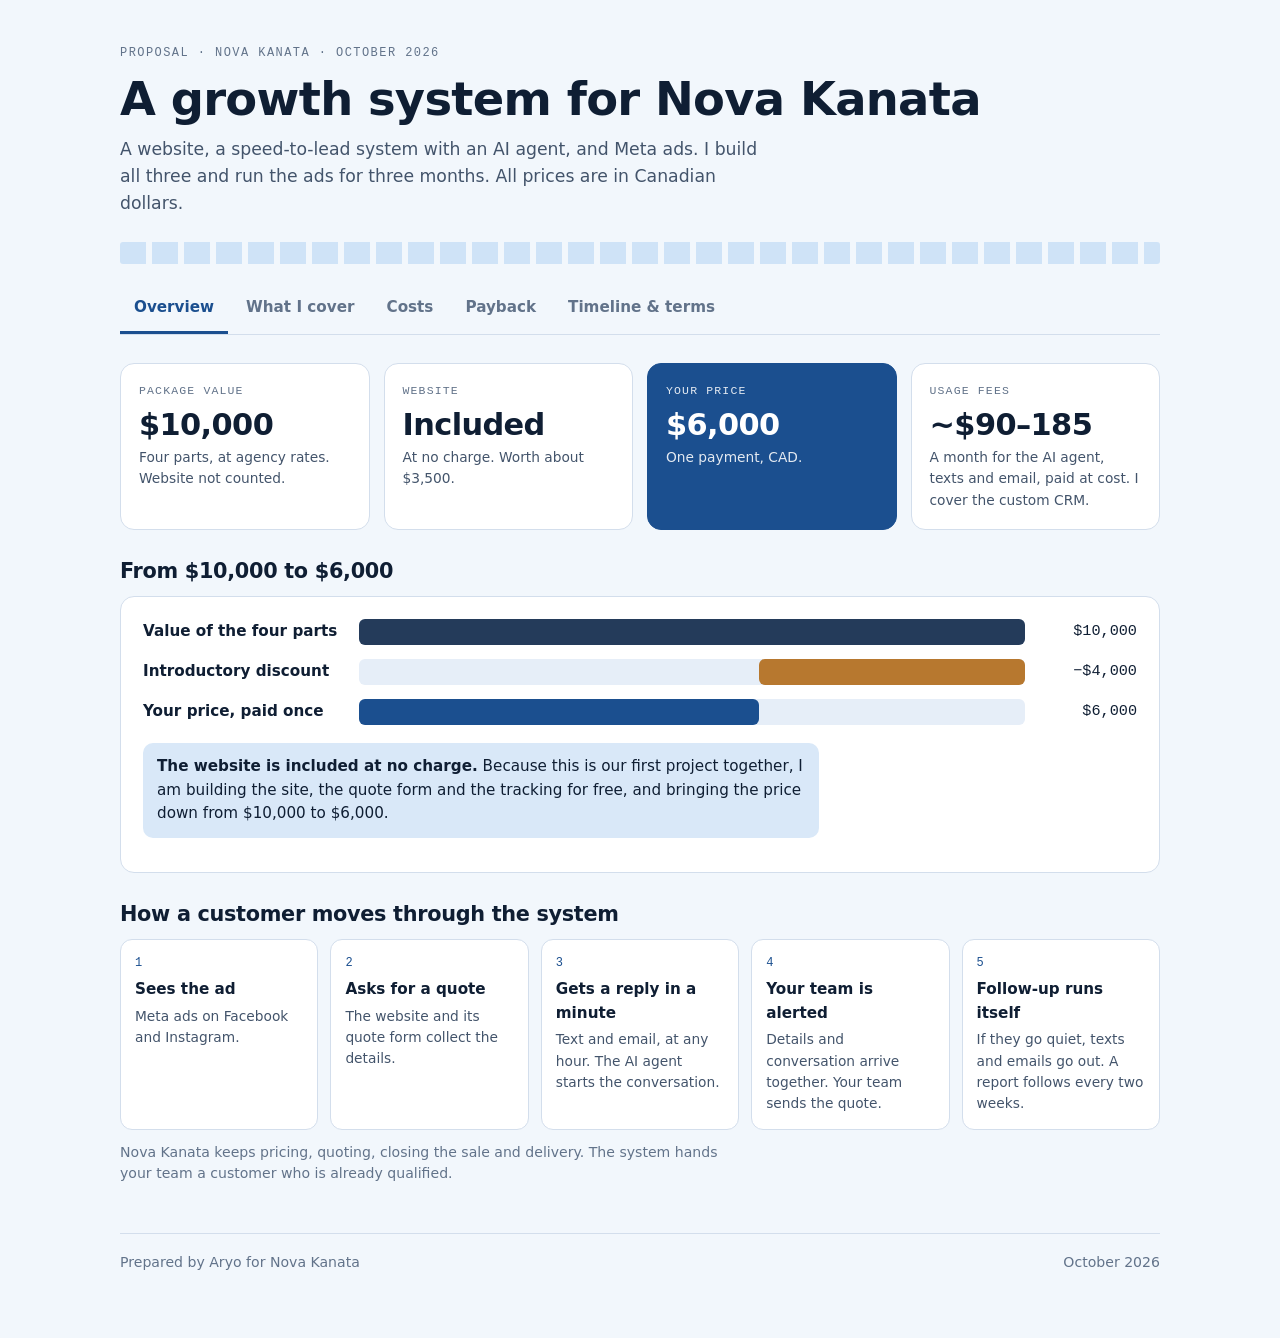
<file: index.html>
<!doctype html>
<html lang="en">
<head>
<meta charset="utf-8">
<meta name="viewport" content="width=device-width, initial-scale=1, viewport-fit=cover">
<meta name="color-scheme" content="light dark">
<title>Nova Kanata Proposal</title>
</head>
<body>

<style>
html{-webkit-text-size-adjust:100%}
:root {
  --bg: #F2F7FC;
  --surface: #FFFFFF;
  --surface-2: #E6EEF8;
  --ink: #0F1E33;
  --ink-2: #43546B;
  --ink-3: #62738A;
  --line: #D3DEEC;
  --accent: #1B4F8F;
  --accent-ink: #FFFFFF;
  --accent-soft: #D9E8F8;
  --warm: #B7782F;
  --warm-soft: #F1E4D2;
  --slate: #243B5A;
  --slat: #CFE3F7;
  --font-display: "Avenir Next", "Segoe UI", "Segoe UI", system-ui, sans-serif;
  --font-body: -apple-system, BlinkMacSystemFont, "SF Pro Text", "Segoe UI", system-ui, -apple-system, sans-serif;
  --font-mono: ui-monospace, "SF Mono", Menlo, monospace;
}
@media (prefers-color-scheme: dark) {
  :root:not([data-theme="light"]) {
    --bg: #0C1626; --surface: #132238; --surface-2: #1A2D48; --ink: #E8F0FA; --ink-2: #AEBDD0; --ink-3: #8497B0;
    --line: #263A58; --accent: #7DB9F0; --accent-ink: #08121F; --accent-soft: #1B3556; --warm: #D9A064; --warm-soft: #33261A;
    --slate: #C4D4E8; --slat: #1B3556; color-scheme: dark;
  }
}
:root[data-theme="dark"] {
  --bg: #0C1626; --surface: #132238; --surface-2: #1A2D48; --ink: #E8F0FA; --ink-2: #AEBDD0; --ink-3: #8497B0;
  --line: #263A58; --accent: #7DB9F0; --accent-ink: #08121F; --accent-soft: #1B3556; --warm: #D9A064; --warm-soft: #33261A;
  --slate: #C4D4E8; --slat: #1B3556; color-scheme: dark;
}

* { box-sizing: border-box; }
body { background: var(--bg); color: var(--ink); font-family: var(--font-body); font-size: 16px; line-height: 1.55; margin: 0; }
.wrap { max-width: 1080px; margin-inline: auto; padding-inline: 20px; padding-block: 0 64px; }
h1, h2, h3 { font-family: var(--font-display); font-weight: 700; line-height: 1.15; letter-spacing: -0.015em; margin: 0; }
p { margin: 0 0 12px; max-width: 70ch; }
a { color: var(--accent); }
button, input { font: inherit; color: inherit; }
.eyebrow { font-family: var(--font-mono); font-size: 12px; letter-spacing: 0.12em; text-transform: uppercase; color: var(--ink-3); margin: 0 0 10px; }
.num { font-variant-numeric: tabular-nums; }
.muted { color: var(--ink-2); }
.note { font-size: 0.88rem; color: var(--ink-3); margin-top: 12px; }

.head { padding-block: 44px 0; }
.head h1 { font-size: clamp(1.9rem, 4.4vw, 2.9rem); margin-bottom: 10px; }
.head .sub { font-size: 1.08rem; color: var(--ink-2); max-width: 60ch; }
.slats { height: 22px; margin-top: 26px; background: repeating-linear-gradient(90deg, var(--slat) 0 26px, transparent 26px 32px); border-radius: 3px; }

.tabbar { position: sticky; top: 0; z-index: 5; background: var(--bg); margin-top: 18px; border-bottom: 1px solid var(--line); display: flex; gap: 4px; overflow-x: auto; -webkit-overflow-scrolling: touch; scrollbar-width: none; }
.tabbar::-webkit-scrollbar { display: none; }
.tab { -webkit-appearance: none; appearance: none; background: none; border: 0; border-bottom: 3px solid transparent; padding: 14px 14px 11px; font-weight: 600; font-size: 0.95rem; color: var(--ink-3); cursor: pointer; white-space: nowrap; touch-action: manipulation; }
.tab:hover { color: var(--ink); }
.tab[aria-selected="true"] { color: var(--accent); border-bottom-color: var(--accent); }
.panel { padding-block: 28px 0; }
.panel-title { display: none; font-size: 1.7rem; margin: 40px 0 16px; padding-bottom: 8px; border-bottom: 3px solid var(--accent); }
.nojs .panel-title { display: block; }
.nojs .tabbar { display: none; }

.tiles { display: grid; grid-template-columns: repeat(4, minmax(0, 1fr)); gap: 14px; }
.tile { background: var(--surface); border: 1px solid var(--line); border-radius: 14px; padding: 18px; min-width: 0; }
.tile .k { font-family: var(--font-mono); font-size: 11.5px; letter-spacing: 0.1em; text-transform: uppercase; color: var(--ink-3); margin: 0 0 8px; }
.tile .v { font-family: var(--font-display); font-weight: 700; font-size: clamp(1.4rem, 2.6vw, 1.9rem); line-height: 1.1; letter-spacing: -0.02em; margin: 0 0 6px; }
.tile p.s { font-size: 0.86rem; color: var(--ink-2); margin: 0; }
.tile.main { background: var(--accent); border-color: var(--accent); color: var(--accent-ink); }
.tile.main .k, .tile.main p.s { color: var(--accent-ink); opacity: 0.88; }

.block { margin-top: 30px; }
.block > h2 { font-size: 1.3rem; margin-bottom: 12px; }
.card { background: var(--surface); border: 1px solid var(--line); border-radius: 14px; padding: 22px; }

.wf { display: grid; gap: 14px; }
.wf-row { display: grid; grid-template-columns: 200px minmax(0, 1fr) 96px; gap: 16px; align-items: center; }
.wf-label { font-weight: 600; font-size: 0.95rem; }
.wf-track { position: relative; height: 26px; background: var(--surface-2); border-radius: 6px; }
.wf-bar { position: absolute; top: 0; bottom: 0; border-radius: 6px; }
.wf-val { font-family: var(--font-mono); font-size: 0.95rem; text-align: right; }
.wf-site { margin-top: 18px; padding: 12px 14px; border-radius: 10px; background: var(--accent-soft); font-size: 0.95rem; }

.flow { list-style: none; margin: 0; padding: 0; display: grid; grid-template-columns: repeat(5, minmax(0, 1fr)); gap: 12px; counter-reset: s; }
.flow li { background: var(--surface); border: 1px solid var(--line); border-radius: 12px; padding: 14px; counter-increment: s; min-width: 0; }
.flow li::before { content: counter(s); display: block; font-family: var(--font-mono); font-size: 12px; color: var(--accent); margin-bottom: 6px; }
.flow strong { display: block; font-size: 0.95rem; margin-bottom: 4px; }
.flow span { font-size: 0.86rem; color: var(--ink-2); display: block; }

.cover { display: grid; grid-template-columns: repeat(2, minmax(0, 1fr)); gap: 14px; }
.part h3 { font-size: 1.12rem; }
.part-head { display: flex; justify-content: space-between; align-items: baseline; gap: 12px; margin-bottom: 10px; flex-wrap: wrap; }
.badge { font-family: var(--font-mono); font-size: 0.9rem; color: var(--accent); }
.badge.free { background: var(--accent-soft); padding: 3px 10px; border-radius: 999px; font-size: 0.8rem; }
.part h4 { font-family: var(--font-mono); font-weight: 500; font-size: 11px; letter-spacing: 0.1em; text-transform: uppercase; color: var(--ink-3); margin: 14px 0 6px; }
.part ul { margin: 0; padding-left: 18px; display: grid; gap: 4px; font-size: 0.94rem; }
.part p { font-size: 0.94rem; margin: 0; }
.part .range { font-size: 0.86rem; color: var(--ink-3); margin-top: 14px; padding-top: 12px; border-top: 1px solid var(--line); }

.table-wrap { overflow-x: auto; -webkit-overflow-scrolling: touch; border: 1px solid var(--line); border-radius: 12px; background: var(--surface); }
table { width: 100%; border-collapse: collapse; font-size: 0.94rem; min-width: 520px; }
th { text-align: left; font-family: var(--font-mono); font-weight: 500; font-size: 11.5px; letter-spacing: 0.1em; text-transform: uppercase; color: var(--ink-3); padding: 12px 16px; border-bottom: 1px solid var(--line); }
td { padding: 12px 16px; border-bottom: 1px solid var(--line); vertical-align: top; }
tr:last-child td { border-bottom: 0; }
td.r, th.r { text-align: right; }
tr.sub td { font-weight: 600; background: var(--surface-2); }
tr.final td { font-weight: 700; background: var(--accent); color: var(--accent-ink); }
td.item { font-weight: 600; }
.free-tag { color: var(--accent); font-weight: 600; }

.two { display: grid; grid-template-columns: repeat(2, minmax(0, 1fr)); gap: 14px; }
.callout { background: var(--accent-soft); border-radius: 14px; padding: 18px 20px; }
.callout p:last-child { margin-bottom: 0; }
ul.clean { margin: 0; padding-left: 20px; display: grid; gap: 7px; max-width: 70ch; }
ol.clean { margin: 0; padding-left: 22px; display: grid; gap: 7px; max-width: 70ch; }

.calc { display: grid; grid-template-columns: minmax(0, 1fr) minmax(0, 1fr); gap: 14px; }
.field { display: grid; gap: 6px; margin-bottom: 16px; }
.field:last-child { margin-bottom: 0; }
.field label { font-weight: 600; font-size: 0.92rem; display: flex; justify-content: space-between; gap: 12px; }
.field output { font-family: var(--font-mono); color: var(--accent); }
.field input[type="number"] { width: 100%; padding: 9px 12px; border: 1px solid var(--line); border-radius: 8px; background: var(--bg); font-size: 16px; }
.field input[type="range"] { width: 100%; accent-color: var(--accent); }
.rowin { display: grid; grid-template-columns: minmax(0, 1fr) 96px; gap: 14px; align-items: center; }
.rowin input[type="range"] { height: 32px; margin: 0; }
.res { display: grid; gap: 12px; align-content: start; }
.res .tile .v { font-size: 1.7rem; }

.foot { margin-top: 48px; padding-top: 18px; border-top: 1px solid var(--line); display: flex; justify-content: space-between; gap: 12px; flex-wrap: wrap; font-size: 0.88rem; color: var(--ink-3); }

@media (max-width: 860px) {
  .tiles { grid-template-columns: repeat(2, minmax(0, 1fr)); }
  .flow { grid-template-columns: repeat(2, minmax(0, 1fr)); }
  .cover, .two, .calc { grid-template-columns: minmax(0, 1fr); }
}
@media (max-width: 560px) {
  .head { padding-block: 30px 0; }
  .wf-row { grid-template-columns: minmax(0, 1fr) auto; gap: 6px 12px; }
  .wf-track { grid-column: 1 / -1; grid-row: 2; }
  .tiles { gap: 10px; }
  .tile { padding: 14px; }
  .card { padding: 18px; }
}

@media (max-width: 640px) {
  .tabbar { flex-wrap: wrap; overflow-x: visible; gap: 0 2px; }
  .tab { padding: 10px 10px 8px; font-size: 0.9rem; }
  .table-wrap { border: 0; background: none; overflow: visible; border-radius: 0; }
  table, thead, tbody, tr, td { display: block; width: 100%; min-width: 0; }
  thead { display: none; }
  tr { background: var(--surface); border: 1px solid var(--line); border-radius: 12px; margin-bottom: 10px; padding: 12px 14px; }
  td { border: 0; padding: 3px 0; }
  td.r { text-align: left; }
  tr.sub { background: var(--surface-2); } tr.final { background: var(--accent); border-color: var(--accent); color: var(--accent-ink); }
  tr.sub td, tr.final td { background: transparent; }
  .stack td:first-child { font-weight: 700; font-size: 1.02rem; padding-bottom: 6px; }
  .stack td[data-label]::before { content: attr(data-label); display: block; font-family: var(--font-mono); font-size: 11px; letter-spacing: 0.08em; text-transform: uppercase; color: var(--ink-3); margin-top: 6px; }
  .nolabel td::before { display: none; }
  .kv tr { display: flex; justify-content: space-between; align-items: baseline; gap: 14px; }
  .kv td { width: auto; min-width: 0; }
  .kv td:first-child { flex: 1 1 auto; }
  .kv td:last-child { flex: 0 0 auto; text-align: right; font-weight: 600; }
}
</style>

<div class="wrap nojs" id="root">

  <header class="head">
    <p class="eyebrow">Proposal &middot; Nova Kanata &middot; October 2026</p>
    <h1>A growth system for Nova Kanata</h1>
    <p class="sub">A website, a speed-to-lead system with an AI agent, and Meta ads. I build all three and run the ads for three months. All prices are in Canadian dollars.</p>
    <div class="slats" aria-hidden="true"></div>
  </header>

  <div class="tabbar" role="tablist" aria-label="Proposal sections">
    <button type="button" class="tab" role="tab" id="tab-overview" aria-controls="panel-overview" aria-selected="true">Overview</button>
    <button type="button" class="tab" role="tab" id="tab-coverage" aria-controls="panel-coverage" aria-selected="false">What I cover</button>
    <button type="button" class="tab" role="tab" id="tab-costs" aria-controls="panel-costs" aria-selected="false">Costs</button>
    <button type="button" class="tab" role="tab" id="tab-payback" aria-controls="panel-payback" aria-selected="false">Payback</button>
    <button type="button" class="tab" role="tab" id="tab-timeline" aria-controls="panel-timeline" aria-selected="false">Timeline &amp; terms</button>
  </div>

  <!-- OVERVIEW -->
  <div class="panel" role="tabpanel" id="panel-overview" aria-labelledby="tab-overview">
    <h2 class="panel-title">Overview</h2>
    <div class="tiles">
      <div class="tile">
        <p class="k">Package value</p>
        <p class="v num">$10,000</p>
        <p class="s">Four parts, at agency rates. Website not counted.</p>
      </div>
      <div class="tile">
        <p class="k">Website</p>
        <p class="v">Included</p>
        <p class="s">At no charge. Worth about $3,500.</p>
      </div>
      <div class="tile main">
        <p class="k">Your price</p>
        <p class="v num">$6,000</p>
        <p class="s">One payment, CAD.</p>
      </div>
      <div class="tile">
        <p class="k">Usage fees</p>
        <p class="v num">~$90&ndash;185</p>
        <p class="s">A month for the AI agent, texts and email, paid at cost. I cover the custom CRM.</p>
      </div>
    </div>

    <div class="block">
      <h2>From $10,000 to $6,000</h2>
      <div class="card">
        <div class="wf" role="img" aria-label="Package value of $10,000, minus a $4,000 introductory discount, leaves a price of $6,000 paid once">
          <div class="wf-row"><div class="wf-label">Value of the four parts</div><div class="wf-track"><div class="wf-bar" style="left:0; width:100%; background:var(--slate)"></div></div><div class="wf-val num">$10,000</div></div>
          <div class="wf-row"><div class="wf-label">Introductory discount</div><div class="wf-track"><div class="wf-bar" style="left:60%; width:40%; background:var(--warm)"></div></div><div class="wf-val num">&minus;$4,000</div></div>
          <div class="wf-row"><div class="wf-label">Your price, paid once</div><div class="wf-track"><div class="wf-bar" style="left:0; width:60%; background:var(--accent)"></div></div><div class="wf-val num">$6,000</div></div>
        </div>
        <p class="wf-site"><strong>The website is included at no charge.</strong> Because this is our first project together, I am building the site, the quote form and the tracking for free, and bringing the price down from $10,000 to $6,000.</p>
      </div>
    </div>

    <div class="block">
      <h2>How a customer moves through the system</h2>
      <ol class="flow">
        <li><strong>Sees the ad</strong><span>Meta ads on Facebook and Instagram.</span></li>
        <li><strong>Asks for a quote</strong><span>The website and its quote form collect the details.</span></li>
        <li><strong>Gets a reply in a minute</strong><span>Text and email, at any hour. The AI agent starts the conversation.</span></li>
        <li><strong>Your team is alerted</strong><span>Details and conversation arrive together. Your team sends the quote.</span></li>
        <li><strong>Follow-up runs itself</strong><span>If they go quiet, texts and emails go out. A report follows every two weeks.</span></li>
      </ol>
      <p class="note">Nova Kanata keeps pricing, quoting, closing the sale and delivery. The system hands your team a customer who is already qualified.</p>
    </div>
  </div>

  <!-- COVERAGE -->
  <div class="panel" role="tabpanel" id="panel-coverage" aria-labelledby="tab-coverage">
    <h2 class="panel-title">What I cover</h2>
    <p class="muted">I cover everything from the first ad to the follow-up after your quote. Each part below shows what I do, what Nova Kanata provides, and what an agency typically charges for it.</p>
    <div class="cover">

      <div class="card part">
        <div class="part-head"><h3>Speed-to-lead build</h3><span class="badge num">$3,500</span></div>
        <h4>What I do</h4>
        <ul>
          <li>Set up the custom CRM for Nova Kanata with one pipeline for every lead</li>
          <li>Connect the website form, Instagram messages and ad lead forms</li>
          <li>Write the instant reply, confirmation and follow-up text and email sequences</li>
          <li>Build follow-up for customers who go quiet</li>
          <li>Set up instant team alerts</li>
          <li>Test every path a lead can take</li>
        </ul>
        <h4>Nova Kanata provides</h4>
        <p>One person who receives the alerts and responds.</p>
        <p class="range">Agency range: $2,000 to $4,000</p>
      </div>

      <div class="card part">
        <div class="part-head"><h3>AI agent setup</h3><span class="badge num">$2,000</span></div>
        <h4>What I do</h4>
        <ul>
          <li>Write the agent's instructions and tone</li>
          <li>Load your product, colour and delivery information</li>
          <li>Set the questions it asks before a quote</li>
          <li>Build the handoff to your team</li>
          <li>Test it on realistic conversations before it talks to customers</li>
        </ul>
        <h4>Nova Kanata provides</h4>
        <p>Updates when products, prices or policies change. The agent's running cost is a usage fee, listed under Costs.</p>
        <p class="range">Agency range: $1,000 to $2,500</p>
      </div>

      <div class="card part">
        <div class="part-head"><h3>Meta ads, three months</h3><span class="badge num">$3,000</span></div>
        <h4>What I do</h4>
        <ul>
          <li>Campaign setup, audiences and tracking</li>
          <li>Monthly creative: images, short videos and copy, made with AI tools from your product photos</li>
          <li>Weekly monitoring and adjustments</li>
        </ul>
        <h4>Nova Kanata provides</h4>
        <p>Access to the ad account, and the ad spend itself, paid directly to Meta.</p>
        <p class="range">Agency range: $2,000 to $4,500 for three months</p>
      </div>

      <div class="card part">
        <div class="part-head"><h3>Reporting and support, three months</h3><span class="badge num">$1,500</span></div>
        <h4>What I do</h4>
        <ul>
          <li>A report every two weeks: leads, cost per lead, response time and quotes sent</li>
          <li>Changes to the site and automations as we learn what works</li>
          <li>Direct access to me by phone or message</li>
        </ul>
        <h4>Nova Kanata provides</h4>
        <p>Answers to my questions within a day.</p>
        <p class="range">Agency range: $800 to $2,000</p>
      </div>

      <div class="card part" style="grid-column: 1 / -1;">
        <div class="part-head"><h3>Website, quote form and tracking</h3><span class="badge free">Included at no charge &middot; worth about $3,500</span></div>
        <div class="two" style="gap:24px;">
          <div>
            <h4>What I do</h4>
            <ul>
              <li>Plan the pages and write the copy</li>
              <li>Design and build the site for fences, wall siding and accessories, laid out for phones</li>
              <li>Build the quote form: project type, measurements, photos, location and timeline</li>
              <li>Install tracking that shows which ad sent each customer</li>
            </ul>
          </div>
          <div>
            <h4>Nova Kanata provides</h4>
            <p>Product information and photos, and approval of the pages.</p>
            <p class="range" style="margin-top:22px;">Agency range: $2,500 to $5,000</p>
          </div>
        </div>
      </div>

    </div>
    <p class="note">Agency ranges are approximate figures for freelancers and small agencies in Canada, not quotes from specific companies.</p>
  </div>

  <!-- COSTS -->
  <div class="panel" role="tabpanel" id="panel-costs" aria-labelledby="tab-costs">
    <h2 class="panel-title">Costs</h2>
    <div class="block" style="margin-top:0;">
      <h2>The price</h2>
      <div class="table-wrap">
        <table class="num kv">
          <thead><tr><th>Part</th><th class="r">Value (CAD)</th></tr></thead>
          <tbody>
            <tr><td class="item">Speed-to-lead build</td><td class="r">$3,500</td></tr>
            <tr><td class="item">AI agent setup</td><td class="r">$2,000</td></tr>
            <tr><td class="item">Meta ads, three months</td><td class="r">$3,000</td></tr>
            <tr><td class="item">Reporting and support, three months</td><td class="r">$1,500</td></tr>
            <tr class="sub"><td>Package value</td><td class="r">$10,000</td></tr>
            <tr><td class="item">Website, quote form and tracking <span class="free-tag">(included, worth about $3,500)</span></td><td class="r free-tag">No charge</td></tr>
            <tr><td class="item">Introductory discount</td><td class="r">&minus;$4,000</td></tr>
            <tr class="final"><td>Your price, one payment</td><td class="r">$6,000</td></tr>
          </tbody>
        </table>
      </div>
    </div>

    <div class="block">
      <h2>The fees the system needs</h2>
      <p class="muted">The system runs on a custom CRM. I pay for the CRM itself, so it is not billed to Nova Kanata. The AI agent and every text and email carry usage costs. The messaging and AI providers charge these, and Nova Kanata pays them at cost, with no markup. They are separate from the $6,000. All amounts are in Canadian dollars.</p>
      <div class="table-wrap">
        <table class="num stack">
          <thead><tr><th>Fee</th><th>What it does</th><th class="r">Price (CAD)</th></tr></thead>
          <tbody>
            <tr><td class="item">Custom CRM</td><td data-label="What it does">The pipeline, forms and automations. One place for every lead.</td><td class="r" data-label="Price (CAD)">Paid by me, not billed to you</td></tr>
            <tr><td class="item">AI agent</td><td data-label="What it does">Replies to customers by text and chat, answers questions and collects quote details.</td><td class="r" data-label="Price (CAD)"><strong>Maximum $137 a month</strong> (US$99 at about 1.38 CAD per USD). This is the most Nova Kanata could pay for the AI agent in any month. It can cost less in a quieter month.</td></tr>
            <tr><td class="item">Text messages</td><td data-label="What it does">The one-minute reply and the follow-ups.</td><td class="r" data-label="Price (CAD)">About $0.015 to $0.017 per outbound segment</td></tr>
            <tr><td class="item">Email</td><td data-label="What it does">Confirmations and follow-up emails.</td><td class="r" data-label="Price (CAD)">About $0.93 per 1,000 emails</td></tr>
            <tr><td class="item">Local phone number</td><td data-label="What it does">The number customers receive texts from.</td><td class="r" data-label="Price (CAD)">About $1.60 a month</td></tr>
          </tbody>
        </table>
      </div>
      <div class="two" style="margin-top:14px;">
        <div class="tile"><p class="k">Lean month</p><p class="v num">About $90</p><p class="s">AI agent at around $69, about 1,000 text segments and 2,000 emails.</p></div>
        <div class="tile"><p class="k">Busy month</p><p class="v num">Up to about $185</p><p class="s">AI agent at its $137 maximum, about 2,500 text segments and 5,000 emails.</p></div>
      </div>
      <p class="note">Over three months that is about $270 to $555. The AI agent never costs more than $137 a month, so $411 over three months is its absolute ceiling. Some providers bill in US dollars, so these amounts are converted at about 1.38 CAD per USD and will move with the exchange rate. They are estimates based on current published rates, checked in October 2026, and will be confirmed before launch.</p>
    </div>

    <div class="block">
      <div class="callout">
        <p><strong>What Nova Kanata pays over three months.</strong> $6,000 once to me, about $270 to $555 in usage fees to the CRM's messaging and AI providers, and the ad spend you choose, which I suggest at $1,000 to $1,500 a month ($3,000 to $4,500), paid to Meta. In total, roughly $9,300 to $11,050 CAD.</p>
      </div>
    </div>

    <div class="block">
      <h2>Not included</h2>
      <ul class="clean">
        <li><strong>Ad spend</strong>, paid directly to Meta from your own account</li>
        <li><strong>AI agent and messaging usage fees</strong>, paid at cost as listed above (the CRM itself is mine)</li>
        <li><strong>Domain renewal</strong>, billed at cost by the provider</li>
        <li><strong>A new professional photo or video shoot.</strong> I work from what you have</li>
      </ul>
    </div>
  </div>

  <!-- PAYBACK -->
  <div class="panel" role="tabpanel" id="panel-payback" aria-labelledby="tab-payback">
    <h2 class="panel-title">Payback</h2>
    <p class="muted">How many extra fences does Nova Kanata need to sell for the system to pay for itself? Drag the sliders or change the numbers to see. The starting numbers are assumptions.</p>
    <div class="calc">
      <div class="card">
        <div class="field"><label for="in-price">Average fence price (CAD)</label><input id="in-price" type="number" inputmode="decimal" min="1" step="10" value="300"></div>
        <div class="field"><label for="in-margin">Gross margin (%)</label><div class="rowin"><input id="in-margin" type="range" min="10" max="70" step="5" value="40"><input id="in-margin-n" type="number" inputmode="decimal" min="1" max="100" step="1" value="40" aria-label="Gross margin percent"></div></div>
        <div class="field"><label for="in-per">Fences in an average order</label><input id="in-per" type="number" inputmode="numeric" min="1" step="1" value="5"></div>
        <div class="field"><label for="in-ad">Monthly ad spend (CAD)</label><div class="rowin"><input id="in-ad" type="range" min="500" max="3000" step="250" value="1250"><input id="in-ad-n" type="number" inputmode="decimal" min="0" step="50" value="1250" aria-label="Monthly ad spend in dollars"></div></div>
        <div class="field"><label for="in-plat">Usage fees a month (CAD)</label><input id="in-plat" type="number" inputmode="decimal" min="0" step="10" value="135"></div>
      </div>
      <div class="res" aria-live="polite">
        <div class="tile"><p class="k">Total cost, three months</p><p class="v num" id="r-total">$10,155</p><p class="s" id="r-total-note">$6,000 fee + ad spend + usage fees</p></div>
        <div class="tile"><p class="k">Gross profit per fence</p><p class="v num" id="r-profit">$120</p><p class="s">Fence price times margin</p></div>
        <div class="tile main"><p class="k">Extra fences to cover everything</p><p class="v num" id="r-fences">85</p><p class="s" id="r-orders">About 17 extra orders over three months</p></div>
        <div class="tile"><p class="k">Extra fences to cover my $6,000 fee only</p><p class="v num" id="r-fee">50</p><p class="s" id="r-fee-orders">About 10 extra orders</p></div>
      </div>
    </div>
    <p class="note">A contractor who reorders changes the picture a lot: one contractor buying 10 fences a month brings in 30 fences over three months. I cannot promise a number of orders, because results depend on the market, the season and the ad budget. I commit to the work listed here, a reply to every lead within one minute, and a report every two weeks.</p>
  </div>

  <!-- TIMELINE & TERMS -->
  <div class="panel" role="tabpanel" id="panel-timeline" aria-labelledby="tab-timeline">
    <h2 class="panel-title">Timeline &amp; terms</h2>
    <div class="block" style="margin-top:0;">
      <h2>Timeline</h2>
      <div class="table-wrap">
        <table class="stack nolabel">
          <thead><tr><th>When</th><th>What happens</th></tr></thead>
          <tbody>
            <tr><td class="item">Week 1</td><td>Kickoff call, access to accounts, product details and photos, site structure agreed</td></tr>
            <tr><td class="item">Weeks 2 to 3</td><td>Website and quote form built. Speed-to-lead system and AI agent built and tested</td></tr>
            <tr><td class="item">Week 4</td><td>Site and system go live. First ad campaigns launch</td></tr>
            <tr><td class="item">Month 2</td><td>Ads running, new creative tested, follow-up messages adjusted from real replies</td></tr>
            <tr><td class="item">Month 3</td><td>Keep what works, cut what does not. Final results report and a recommendation for next steps</td></tr>
          </tbody>
        </table>
      </div>
      <p class="note">Starting in October means the system is tested and tuned over the slow season and ready before spring demand.</p>
    </div>

    <div class="block two" style="gap:28px;">
      <div>
        <h2>What I need from you</h2>
        <ul class="clean">
          <li>Access to the website and domain, and to the Facebook and Instagram business accounts</li>
          <li>A Meta ad account with a payment method on file</li>
          <li>Product photos, videos, colour options, spec sheets, delivery areas, lead times and anything the AI agent should not promise</li>
          <li>Rough price guidance so the form and follow-up messages set the right expectations</li>
          <li>One person who receives leads and can answer my questions within a day</li>
        </ul>
      </div>
      <div>
        <h2>Terms</h2>
        <ul class="clean">
          <li><strong>Payment.</strong> One payment of $6,000 CAD before kickoff.</li>
          <li><strong>Introductory pricing.</strong> The package is valued at $10,000. Because this is our first project together, the website is included at no charge and the price is $6,000.</li>
          <li><strong>Ownership.</strong> The website, the ad account, the ad creative and all lead data belong to Nova Kanata from day one.</li>
          <li><strong>After three months.</strong> No automatic renewal. We review the results together and you decide what happens next. If you want ads to keep running, we agree a lower monthly fee, since the build is already paid for.</li>
        </ul>
      </div>
    </div>

    <div class="block">
      <h2>Next steps</h2>
      <ol class="clean">
        <li>Nova Kanata confirms the proposal and the monthly ad budget.</li>
        <li>I send the invoice and the onboarding form.</li>
        <li>We hold a kickoff call in week 1 and I start the build.</li>
      </ol>
    </div>
  </div>

  <div class="foot"><span>Prepared by Aryo for Nova Kanata</span><span>October 2026</span></div>
</div>

<script>
(function () {
  var root = document.getElementById('root');
  var ids = ['overview', 'coverage', 'costs', 'payback', 'timeline'];
  function show(id, focus) {
    ids.forEach(function (k) {
      var t = document.getElementById('tab-' + k), p = document.getElementById('panel-' + k), on = k === id;
      t.setAttribute('aria-selected', on ? 'true' : 'false');
      t.tabIndex = on ? 0 : -1;
      p.style.display = on ? '' : 'none';
      if (on && focus) t.focus();
    });
    window.scrollTo(0, 0);
  }
  try {
    root.className = root.className.replace('nojs', '').replace(/\s+$/, '');
    ids.forEach(function (k, i) {
      var t = document.getElementById('tab-' + k);
      t.addEventListener('click', function () { show(k); });
      t.addEventListener('keydown', function (e) {
        var j = e.key === 'ArrowRight' ? i + 1 : e.key === 'ArrowLeft' ? i - 1 : -1;
        if (j >= 0 && j < ids.length) { e.preventDefault(); show(ids[j], true); }
      });
    });
    show('overview');
  } catch (e) { root.className = 'wrap nojs'; ids.forEach(function (k) { document.getElementById('panel-' + k).style.display = ''; }); }

  function money(n) { return '$' + Math.round(n).toLocaleString('en-CA'); }
  function val(id, min) { var v = parseFloat(document.getElementById(id).value); return isNaN(v) ? min : Math.max(min, v); }
  function calc() {
    var price = val('in-price', 1), margin = Math.min(1, val('in-margin-n', 1) / 100), per = Math.max(1, Math.round(val('in-per', 1)));
    var ad = val('in-ad-n', 0), plat = val('in-plat', 0);
    var total = 6000 + 3 * ad + 3 * plat, profit = price * margin;
    var fAll = Math.ceil(total / profit), fFee = Math.ceil(6000 / profit);
    document.getElementById('r-total').textContent = money(total);
    document.getElementById('r-profit').textContent = money(profit);
    document.getElementById('r-fences').textContent = fAll.toLocaleString('en-CA');
    document.getElementById('r-orders').textContent = 'About ' + Math.ceil(fAll / per) + ' extra orders over three months';
    document.getElementById('r-fee').textContent = fFee.toLocaleString('en-CA');
    document.getElementById('r-fee-orders').textContent = 'About ' + Math.ceil(fFee / per) + ' extra orders';
  }
  function link(r, n) {
    var a = document.getElementById(r), b = document.getElementById(n);
    function fromRange() { b.value = a.value; calc(); }
    function fromNum() { var v = parseFloat(b.value); if (!isNaN(v)) a.value = v; calc(); }
    ['input', 'change'].forEach(function (ev) { a.addEventListener(ev, fromRange); });
    ['input', 'change', 'keyup'].forEach(function (ev) { b.addEventListener(ev, fromNum); });
  }
  link('in-margin', 'in-margin-n'); link('in-ad', 'in-ad-n');
  ['in-price', 'in-per', 'in-plat'].forEach(function (id) {
    var el = document.getElementById(id);
    ['input', 'change', 'keyup'].forEach(function (ev) { el.addEventListener(ev, calc); });
  });
  calc();
})();
</script>

</body>
</html>
</file>
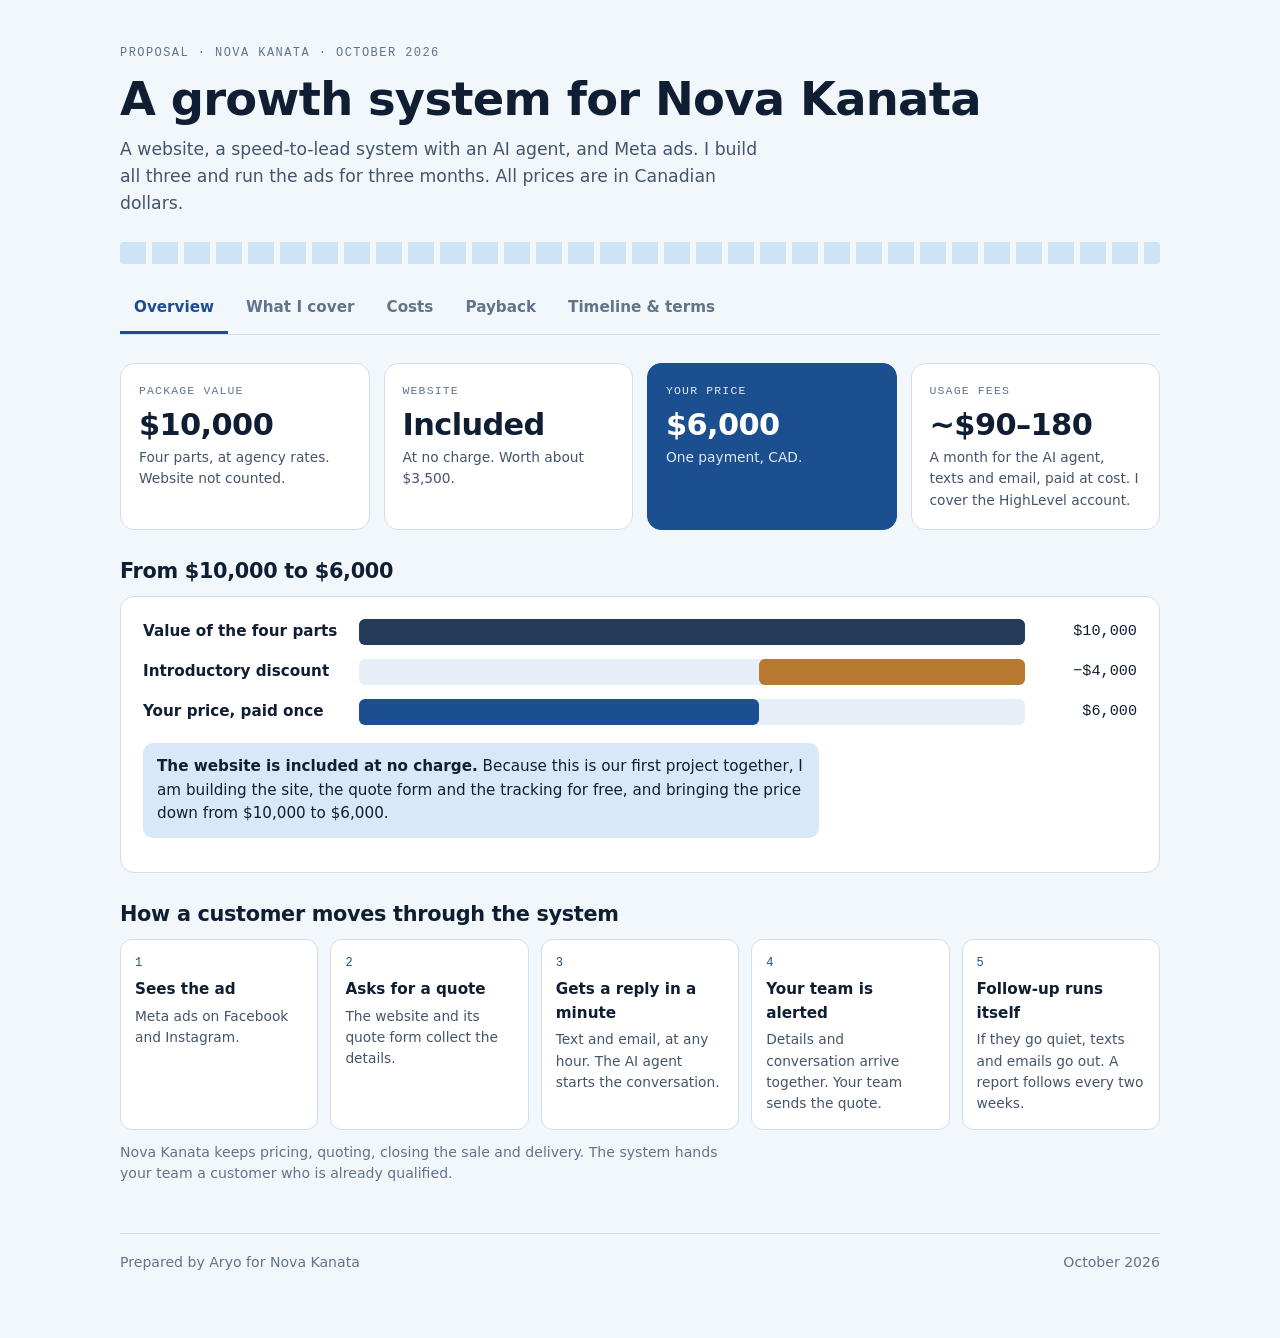
<file: Nova_Kanata_Proposal.html>
<!doctype html>
<html lang="en">
<head>
<meta charset="utf-8">
<meta name="viewport" content="width=device-width, initial-scale=1, viewport-fit=cover">
<meta name="color-scheme" content="light dark">
<title>Nova Kanata Proposal</title>
</head>
<body>

<style>
html{-webkit-text-size-adjust:100%}
:root {
  --bg: #F2F7FC;
  --surface: #FFFFFF;
  --surface-2: #E6EEF8;
  --ink: #0F1E33;
  --ink-2: #43546B;
  --ink-3: #62738A;
  --line: #D3DEEC;
  --accent: #1B4F8F;
  --accent-ink: #FFFFFF;
  --accent-soft: #D9E8F8;
  --warm: #B7782F;
  --warm-soft: #F1E4D2;
  --slate: #243B5A;
  --slat: #CFE3F7;
  --font-display: "Avenir Next", "Segoe UI", "Segoe UI", system-ui, sans-serif;
  --font-body: -apple-system, BlinkMacSystemFont, "SF Pro Text", "Segoe UI", system-ui, -apple-system, sans-serif;
  --font-mono: ui-monospace, "SF Mono", Menlo, monospace;
}
@media (prefers-color-scheme: dark) {
  :root:not([data-theme="light"]) {
    --bg: #0C1626; --surface: #132238; --surface-2: #1A2D48; --ink: #E8F0FA; --ink-2: #AEBDD0; --ink-3: #8497B0;
    --line: #263A58; --accent: #7DB9F0; --accent-ink: #08121F; --accent-soft: #1B3556; --warm: #D9A064; --warm-soft: #33261A;
    --slate: #C4D4E8; --slat: #1B3556; color-scheme: dark;
  }
}
:root[data-theme="dark"] {
  --bg: #0C1626; --surface: #132238; --surface-2: #1A2D48; --ink: #E8F0FA; --ink-2: #AEBDD0; --ink-3: #8497B0;
  --line: #263A58; --accent: #7DB9F0; --accent-ink: #08121F; --accent-soft: #1B3556; --warm: #D9A064; --warm-soft: #33261A;
  --slate: #C4D4E8; --slat: #1B3556; color-scheme: dark;
}

* { box-sizing: border-box; }
body { background: var(--bg); color: var(--ink); font-family: var(--font-body); font-size: 16px; line-height: 1.55; margin: 0; }
.wrap { max-width: 1080px; margin-inline: auto; padding-inline: 20px; padding-block: 0 64px; }
h1, h2, h3 { font-family: var(--font-display); font-weight: 700; line-height: 1.15; letter-spacing: -0.015em; margin: 0; }
p { margin: 0 0 12px; max-width: 70ch; }
a { color: var(--accent); }
button, input { font: inherit; color: inherit; }
.eyebrow { font-family: var(--font-mono); font-size: 12px; letter-spacing: 0.12em; text-transform: uppercase; color: var(--ink-3); margin: 0 0 10px; }
.num { font-variant-numeric: tabular-nums; }
.muted { color: var(--ink-2); }
.note { font-size: 0.88rem; color: var(--ink-3); margin-top: 12px; }

.head { padding-block: 44px 0; }
.head h1 { font-size: clamp(1.9rem, 4.4vw, 2.9rem); margin-bottom: 10px; }
.head .sub { font-size: 1.08rem; color: var(--ink-2); max-width: 60ch; }
.slats { height: 22px; margin-top: 26px; background: repeating-linear-gradient(90deg, var(--slat) 0 26px, transparent 26px 32px); border-radius: 3px; }

.tabbar { position: sticky; top: 0; z-index: 5; background: var(--bg); margin-top: 18px; border-bottom: 1px solid var(--line); display: flex; gap: 4px; overflow-x: auto; -webkit-overflow-scrolling: touch; scrollbar-width: none; }
.tabbar::-webkit-scrollbar { display: none; }
.tab { -webkit-appearance: none; appearance: none; background: none; border: 0; border-bottom: 3px solid transparent; padding: 14px 14px 11px; font-weight: 600; font-size: 0.95rem; color: var(--ink-3); cursor: pointer; white-space: nowrap; touch-action: manipulation; }
.tab:hover { color: var(--ink); }
.tab[aria-selected="true"] { color: var(--accent); border-bottom-color: var(--accent); }
.panel { padding-block: 28px 0; }
.panel-title { display: none; font-size: 1.7rem; margin: 40px 0 16px; padding-bottom: 8px; border-bottom: 3px solid var(--accent); }
.nojs .panel-title { display: block; }
.nojs .tabbar { display: none; }

.tiles { display: grid; grid-template-columns: repeat(4, minmax(0, 1fr)); gap: 14px; }
.tile { background: var(--surface); border: 1px solid var(--line); border-radius: 14px; padding: 18px; min-width: 0; }
.tile .k { font-family: var(--font-mono); font-size: 11.5px; letter-spacing: 0.1em; text-transform: uppercase; color: var(--ink-3); margin: 0 0 8px; }
.tile .v { font-family: var(--font-display); font-weight: 700; font-size: clamp(1.4rem, 2.6vw, 1.9rem); line-height: 1.1; letter-spacing: -0.02em; margin: 0 0 6px; }
.tile p.s { font-size: 0.86rem; color: var(--ink-2); margin: 0; }
.tile.main { background: var(--accent); border-color: var(--accent); color: var(--accent-ink); }
.tile.main .k, .tile.main p.s { color: var(--accent-ink); opacity: 0.88; }

.block { margin-top: 30px; }
.block > h2 { font-size: 1.3rem; margin-bottom: 12px; }
.card { background: var(--surface); border: 1px solid var(--line); border-radius: 14px; padding: 22px; }

.wf { display: grid; gap: 14px; }
.wf-row { display: grid; grid-template-columns: 200px minmax(0, 1fr) 96px; gap: 16px; align-items: center; }
.wf-label { font-weight: 600; font-size: 0.95rem; }
.wf-track { position: relative; height: 26px; background: var(--surface-2); border-radius: 6px; }
.wf-bar { position: absolute; top: 0; bottom: 0; border-radius: 6px; }
.wf-val { font-family: var(--font-mono); font-size: 0.95rem; text-align: right; }
.wf-site { margin-top: 18px; padding: 12px 14px; border-radius: 10px; background: var(--accent-soft); font-size: 0.95rem; }

.flow { list-style: none; margin: 0; padding: 0; display: grid; grid-template-columns: repeat(5, minmax(0, 1fr)); gap: 12px; counter-reset: s; }
.flow li { background: var(--surface); border: 1px solid var(--line); border-radius: 12px; padding: 14px; counter-increment: s; min-width: 0; }
.flow li::before { content: counter(s); display: block; font-family: var(--font-mono); font-size: 12px; color: var(--accent); margin-bottom: 6px; }
.flow strong { display: block; font-size: 0.95rem; margin-bottom: 4px; }
.flow span { font-size: 0.86rem; color: var(--ink-2); display: block; }

.cover { display: grid; grid-template-columns: repeat(2, minmax(0, 1fr)); gap: 14px; }
.part h3 { font-size: 1.12rem; }
.part-head { display: flex; justify-content: space-between; align-items: baseline; gap: 12px; margin-bottom: 10px; flex-wrap: wrap; }
.badge { font-family: var(--font-mono); font-size: 0.9rem; color: var(--accent); }
.badge.free { background: var(--accent-soft); padding: 3px 10px; border-radius: 999px; font-size: 0.8rem; }
.part h4 { font-family: var(--font-mono); font-weight: 500; font-size: 11px; letter-spacing: 0.1em; text-transform: uppercase; color: var(--ink-3); margin: 14px 0 6px; }
.part ul { margin: 0; padding-left: 18px; display: grid; gap: 4px; font-size: 0.94rem; }
.part p { font-size: 0.94rem; margin: 0; }
.part .range { font-size: 0.86rem; color: var(--ink-3); margin-top: 14px; padding-top: 12px; border-top: 1px solid var(--line); }

.table-wrap { overflow-x: auto; -webkit-overflow-scrolling: touch; border: 1px solid var(--line); border-radius: 12px; background: var(--surface); }
table { width: 100%; border-collapse: collapse; font-size: 0.94rem; min-width: 520px; }
th { text-align: left; font-family: var(--font-mono); font-weight: 500; font-size: 11.5px; letter-spacing: 0.1em; text-transform: uppercase; color: var(--ink-3); padding: 12px 16px; border-bottom: 1px solid var(--line); }
td { padding: 12px 16px; border-bottom: 1px solid var(--line); vertical-align: top; }
tr:last-child td { border-bottom: 0; }
td.r, th.r { text-align: right; }
tr.sub td { font-weight: 600; background: var(--surface-2); }
tr.final td { font-weight: 700; background: var(--accent); color: var(--accent-ink); }
td.item { font-weight: 600; }
.free-tag { color: var(--accent); font-weight: 600; }

.two { display: grid; grid-template-columns: repeat(2, minmax(0, 1fr)); gap: 14px; }
.callout { background: var(--accent-soft); border-radius: 14px; padding: 18px 20px; }
.callout p:last-child { margin-bottom: 0; }
ul.clean { margin: 0; padding-left: 20px; display: grid; gap: 7px; max-width: 70ch; }
ol.clean { margin: 0; padding-left: 22px; display: grid; gap: 7px; max-width: 70ch; }

.calc { display: grid; grid-template-columns: minmax(0, 1fr) minmax(0, 1fr); gap: 14px; }
.field { display: grid; gap: 6px; margin-bottom: 16px; }
.field:last-child { margin-bottom: 0; }
.field label { font-weight: 600; font-size: 0.92rem; display: flex; justify-content: space-between; gap: 12px; }
.field output { font-family: var(--font-mono); color: var(--accent); }
.field input[type="number"] { width: 100%; padding: 9px 12px; border: 1px solid var(--line); border-radius: 8px; background: var(--bg); font-size: 16px; }
.field input[type="range"] { width: 100%; accent-color: var(--accent); }
.rowin { display: grid; grid-template-columns: minmax(0, 1fr) 96px; gap: 14px; align-items: center; }
.rowin input[type="range"] { height: 32px; margin: 0; }
.res { display: grid; gap: 12px; align-content: start; }
.res .tile .v { font-size: 1.7rem; }

.foot { margin-top: 48px; padding-top: 18px; border-top: 1px solid var(--line); display: flex; justify-content: space-between; gap: 12px; flex-wrap: wrap; font-size: 0.88rem; color: var(--ink-3); }

@media (max-width: 860px) {
  .tiles { grid-template-columns: repeat(2, minmax(0, 1fr)); }
  .flow { grid-template-columns: repeat(2, minmax(0, 1fr)); }
  .cover, .two, .calc { grid-template-columns: minmax(0, 1fr); }
}
@media (max-width: 560px) {
  .head { padding-block: 30px 0; }
  .wf-row { grid-template-columns: minmax(0, 1fr) auto; gap: 6px 12px; }
  .wf-track { grid-column: 1 / -1; grid-row: 2; }
  .tiles { gap: 10px; }
  .tile { padding: 14px; }
  .card { padding: 18px; }
}
</style>

<div class="wrap nojs" id="root">

  <header class="head">
    <p class="eyebrow">Proposal &middot; Nova Kanata &middot; October 2026</p>
    <h1>A growth system for Nova Kanata</h1>
    <p class="sub">A website, a speed-to-lead system with an AI agent, and Meta ads. I build all three and run the ads for three months. All prices are in Canadian dollars.</p>
    <div class="slats" aria-hidden="true"></div>
  </header>

  <div class="tabbar" role="tablist" aria-label="Proposal sections">
    <button type="button" class="tab" role="tab" id="tab-overview" aria-controls="panel-overview" aria-selected="true">Overview</button>
    <button type="button" class="tab" role="tab" id="tab-coverage" aria-controls="panel-coverage" aria-selected="false">What I cover</button>
    <button type="button" class="tab" role="tab" id="tab-costs" aria-controls="panel-costs" aria-selected="false">Costs</button>
    <button type="button" class="tab" role="tab" id="tab-payback" aria-controls="panel-payback" aria-selected="false">Payback</button>
    <button type="button" class="tab" role="tab" id="tab-timeline" aria-controls="panel-timeline" aria-selected="false">Timeline &amp; terms</button>
  </div>

  <!-- OVERVIEW -->
  <div class="panel" role="tabpanel" id="panel-overview" aria-labelledby="tab-overview">
    <h2 class="panel-title">Overview</h2>
    <div class="tiles">
      <div class="tile">
        <p class="k">Package value</p>
        <p class="v num">$10,000</p>
        <p class="s">Four parts, at agency rates. Website not counted.</p>
      </div>
      <div class="tile">
        <p class="k">Website</p>
        <p class="v">Included</p>
        <p class="s">At no charge. Worth about $3,500.</p>
      </div>
      <div class="tile main">
        <p class="k">Your price</p>
        <p class="v num">$6,000</p>
        <p class="s">One payment, CAD.</p>
      </div>
      <div class="tile">
        <p class="k">Usage fees</p>
        <p class="v num">~$90&ndash;180</p>
        <p class="s">A month for the AI agent, texts and email, paid at cost. I cover the HighLevel account.</p>
      </div>
    </div>

    <div class="block">
      <h2>From $10,000 to $6,000</h2>
      <div class="card">
        <div class="wf" role="img" aria-label="Package value of $10,000, minus a $4,000 introductory discount, leaves a price of $6,000 paid once">
          <div class="wf-row"><div class="wf-label">Value of the four parts</div><div class="wf-track"><div class="wf-bar" style="left:0; width:100%; background:var(--slate)"></div></div><div class="wf-val num">$10,000</div></div>
          <div class="wf-row"><div class="wf-label">Introductory discount</div><div class="wf-track"><div class="wf-bar" style="left:60%; width:40%; background:var(--warm)"></div></div><div class="wf-val num">&minus;$4,000</div></div>
          <div class="wf-row"><div class="wf-label">Your price, paid once</div><div class="wf-track"><div class="wf-bar" style="left:0; width:60%; background:var(--accent)"></div></div><div class="wf-val num">$6,000</div></div>
        </div>
        <p class="wf-site"><strong>The website is included at no charge.</strong> Because this is our first project together, I am building the site, the quote form and the tracking for free, and bringing the price down from $10,000 to $6,000.</p>
      </div>
    </div>

    <div class="block">
      <h2>How a customer moves through the system</h2>
      <ol class="flow">
        <li><strong>Sees the ad</strong><span>Meta ads on Facebook and Instagram.</span></li>
        <li><strong>Asks for a quote</strong><span>The website and its quote form collect the details.</span></li>
        <li><strong>Gets a reply in a minute</strong><span>Text and email, at any hour. The AI agent starts the conversation.</span></li>
        <li><strong>Your team is alerted</strong><span>Details and conversation arrive together. Your team sends the quote.</span></li>
        <li><strong>Follow-up runs itself</strong><span>If they go quiet, texts and emails go out. A report follows every two weeks.</span></li>
      </ol>
      <p class="note">Nova Kanata keeps pricing, quoting, closing the sale and delivery. The system hands your team a customer who is already qualified.</p>
    </div>
  </div>

  <!-- COVERAGE -->
  <div class="panel" role="tabpanel" id="panel-coverage" aria-labelledby="tab-coverage">
    <h2 class="panel-title">What I cover</h2>
    <p class="muted">I cover everything from the first ad to the follow-up after your quote. Each part below shows what I do, what Nova Kanata provides, and what an agency typically charges for it.</p>
    <div class="cover">

      <div class="card part">
        <div class="part-head"><h3>Speed-to-lead build</h3><span class="badge num">$3,500</span></div>
        <h4>What I do</h4>
        <ul>
          <li>Set up HighLevel for Nova Kanata with one pipeline for every lead</li>
          <li>Connect the website form, Instagram messages and ad lead forms</li>
          <li>Write the instant reply, confirmation and follow-up text and email sequences</li>
          <li>Build follow-up for customers who go quiet</li>
          <li>Set up instant team alerts</li>
          <li>Test every path a lead can take</li>
        </ul>
        <h4>Nova Kanata provides</h4>
        <p>One person who receives the alerts and responds.</p>
        <p class="range">Agency range: $2,000 to $4,000</p>
      </div>

      <div class="card part">
        <div class="part-head"><h3>AI agent setup</h3><span class="badge num">$2,000</span></div>
        <h4>What I do</h4>
        <ul>
          <li>Write the agent's instructions and tone</li>
          <li>Load your product, colour and delivery information</li>
          <li>Set the questions it asks before a quote</li>
          <li>Build the handoff to your team</li>
          <li>Test it on realistic conversations before it talks to customers</li>
        </ul>
        <h4>Nova Kanata provides</h4>
        <p>Updates when products, prices or policies change. The agent's running cost is a usage fee, listed under Costs.</p>
        <p class="range">Agency range: $1,000 to $2,500</p>
      </div>

      <div class="card part">
        <div class="part-head"><h3>Meta ads, three months</h3><span class="badge num">$3,000</span></div>
        <h4>What I do</h4>
        <ul>
          <li>Campaign setup, audiences and tracking</li>
          <li>Monthly creative: images, short videos and copy, made with AI tools from your product photos</li>
          <li>Weekly monitoring and adjustments</li>
        </ul>
        <h4>Nova Kanata provides</h4>
        <p>Access to the ad account, and the ad spend itself, paid directly to Meta.</p>
        <p class="range">Agency range: $2,000 to $4,500 for three months</p>
      </div>

      <div class="card part">
        <div class="part-head"><h3>Reporting and support, three months</h3><span class="badge num">$1,500</span></div>
        <h4>What I do</h4>
        <ul>
          <li>A report every two weeks: leads, cost per lead, response time and quotes sent</li>
          <li>Changes to the site and automations as we learn what works</li>
          <li>Direct access to me by phone or message</li>
        </ul>
        <h4>Nova Kanata provides</h4>
        <p>Answers to my questions within a day.</p>
        <p class="range">Agency range: $800 to $2,000</p>
      </div>

      <div class="card part" style="grid-column: 1 / -1;">
        <div class="part-head"><h3>Website, quote form and tracking</h3><span class="badge free">Included at no charge &middot; worth about $3,500</span></div>
        <div class="two" style="gap:24px;">
          <div>
            <h4>What I do</h4>
            <ul>
              <li>Plan the pages and write the copy</li>
              <li>Design and build the site for fences, wall siding and accessories, laid out for phones</li>
              <li>Build the quote form: project type, measurements, photos, location and timeline</li>
              <li>Install tracking that shows which ad sent each customer</li>
            </ul>
          </div>
          <div>
            <h4>Nova Kanata provides</h4>
            <p>Product information and photos, and approval of the pages.</p>
            <p class="range" style="margin-top:22px;">Agency range: $2,500 to $5,000</p>
          </div>
        </div>
      </div>

    </div>
    <p class="note">Agency ranges are approximate figures for freelancers and small agencies in Canada, not quotes from specific companies.</p>
  </div>

  <!-- COSTS -->
  <div class="panel" role="tabpanel" id="panel-costs" aria-labelledby="tab-costs">
    <h2 class="panel-title">Costs</h2>
    <div class="block" style="margin-top:0;">
      <h2>The price</h2>
      <div class="table-wrap">
        <table class="num">
          <thead><tr><th>Part</th><th class="r">Value (CAD)</th></tr></thead>
          <tbody>
            <tr><td class="item">Speed-to-lead build</td><td class="r">$3,500</td></tr>
            <tr><td class="item">AI agent setup</td><td class="r">$2,000</td></tr>
            <tr><td class="item">Meta ads, three months</td><td class="r">$3,000</td></tr>
            <tr><td class="item">Reporting and support, three months</td><td class="r">$1,500</td></tr>
            <tr class="sub"><td>Package value</td><td class="r">$10,000</td></tr>
            <tr><td class="item">Website, quote form and tracking <span class="free-tag">(included, worth about $3,500)</span></td><td class="r free-tag">No charge</td></tr>
            <tr><td class="item">Introductory discount</td><td class="r">&minus;$4,000</td></tr>
            <tr class="final"><td>Your price, one payment</td><td class="r">$6,000</td></tr>
          </tbody>
        </table>
      </div>
    </div>

    <div class="block">
      <h2>The fees the system needs</h2>
      <p class="muted">The system runs on HighLevel. I pay for the HighLevel account itself, so it is not billed to Nova Kanata. The AI agent and every text and email carry usage costs. HighLevel charges these, and Nova Kanata pays them at cost, with no markup. They are separate from the $6,000. All amounts are in Canadian dollars.</p>
      <div class="table-wrap">
        <table class="num">
          <thead><tr><th>Fee</th><th>What it does</th><th class="r">Price (CAD)</th></tr></thead>
          <tbody>
            <tr><td class="item">HighLevel account</td><td>The pipeline, forms and automations. One place for every lead.</td><td class="r">Paid by me, not billed to you</td></tr>
            <tr><td class="item">AI agent</td><td>Replies to customers by text and chat, answers questions and collects quote details.</td><td class="r">About $69 a month (1,000 AI replies and 100 voice minutes), or about $134 a month (unlimited, fair use)</td></tr>
            <tr><td class="item">Text messages</td><td>The one-minute reply and the follow-ups.</td><td class="r">About $0.015 to $0.017 per outbound segment</td></tr>
            <tr><td class="item">Email</td><td>Confirmations and follow-up emails.</td><td class="r">About $0.93 per 1,000 emails</td></tr>
            <tr><td class="item">Local phone number</td><td>The number customers receive texts from.</td><td class="r">About $1.60 a month</td></tr>
          </tbody>
        </table>
      </div>
      <div class="two" style="margin-top:14px;">
        <div class="tile"><p class="k">Lean month</p><p class="v num">About $90</p><p class="s">AI agent on the $69 tier, about 1,000 text segments and 2,000 emails.</p></div>
        <div class="tile"><p class="k">Busy month</p><p class="v num">About $180</p><p class="s">AI agent on the $134 unlimited tier, about 2,500 text segments and 5,000 emails.</p></div>
      </div>
      <p class="note">Over three months that is about $270 to $540. HighLevel bills in US dollars, so these are converted at about 1.38 CAD per USD and will move with the exchange rate. Prices are HighLevel's published rates as summarised by <a href="https://www.apexure.com/blog/gohighlevel-pricing">Apexure</a> (plans), <a href="https://botpenguin.com/blogs/gohighlevel-ai-pricing">BotPenguin</a> (AI agent) and <a href="https://revenuegeeks.com/guides/gohighlevel-pricing">RevenueGeeks</a> (usage), checked in October 2026. Confirm on HighLevel's pricing page before subscribing.</p>
    </div>

    <div class="block">
      <div class="callout">
        <p><strong>What Nova Kanata pays over three months.</strong> $6,000 once to me, about $270 to $540 in usage fees to HighLevel, and the ad spend you choose, which I suggest at $1,000 to $1,500 a month ($3,000 to $4,500), paid to Meta. In total, roughly $9,300 to $11,050 CAD.</p>
      </div>
    </div>

    <div class="block">
      <h2>Not included</h2>
      <ul class="clean">
        <li><strong>Ad spend</strong>, paid directly to Meta from your own account</li>
        <li><strong>AI agent and messaging usage fees</strong>, paid directly to HighLevel as listed above (the HighLevel account itself is mine)</li>
        <li><strong>Domain renewal</strong>, billed at cost by the provider</li>
        <li><strong>A new professional photo or video shoot.</strong> I work from what you have</li>
      </ul>
    </div>
  </div>

  <!-- PAYBACK -->
  <div class="panel" role="tabpanel" id="panel-payback" aria-labelledby="tab-payback">
    <h2 class="panel-title">Payback</h2>
    <p class="muted">How many extra fences does Nova Kanata need to sell for the system to pay for itself? Drag the sliders or change the numbers to see. The starting numbers are assumptions.</p>
    <div class="calc">
      <div class="card">
        <div class="field"><label for="in-price">Average fence price (CAD)</label><input id="in-price" type="number" inputmode="decimal" min="1" step="10" value="300"></div>
        <div class="field"><label for="in-margin">Gross margin (%)</label><div class="rowin"><input id="in-margin" type="range" min="10" max="70" step="5" value="40"><input id="in-margin-n" type="number" inputmode="decimal" min="1" max="100" step="1" value="40" aria-label="Gross margin percent"></div></div>
        <div class="field"><label for="in-per">Fences in an average order</label><input id="in-per" type="number" inputmode="numeric" min="1" step="1" value="5"></div>
        <div class="field"><label for="in-ad">Monthly ad spend (CAD)</label><div class="rowin"><input id="in-ad" type="range" min="500" max="3000" step="250" value="1250"><input id="in-ad-n" type="number" inputmode="decimal" min="0" step="50" value="1250" aria-label="Monthly ad spend in dollars"></div></div>
        <div class="field"><label for="in-plat">Usage fees a month (CAD)</label><input id="in-plat" type="number" inputmode="decimal" min="0" step="10" value="135"></div>
      </div>
      <div class="res" aria-live="polite">
        <div class="tile"><p class="k">Total cost, three months</p><p class="v num" id="r-total">$10,155</p><p class="s" id="r-total-note">$6,000 fee + ad spend + usage fees</p></div>
        <div class="tile"><p class="k">Gross profit per fence</p><p class="v num" id="r-profit">$120</p><p class="s">Fence price times margin</p></div>
        <div class="tile main"><p class="k">Extra fences to cover everything</p><p class="v num" id="r-fences">85</p><p class="s" id="r-orders">About 17 extra orders over three months</p></div>
        <div class="tile"><p class="k">Extra fences to cover my $6,000 fee only</p><p class="v num" id="r-fee">50</p><p class="s" id="r-fee-orders">About 10 extra orders</p></div>
      </div>
    </div>
    <p class="note">A contractor who reorders changes the picture a lot: one contractor buying 10 fences a month brings in 30 fences over three months. I cannot promise a number of orders, because results depend on the market, the season and the ad budget. I commit to the work listed here, a reply to every lead within one minute, and a report every two weeks.</p>
  </div>

  <!-- TIMELINE & TERMS -->
  <div class="panel" role="tabpanel" id="panel-timeline" aria-labelledby="tab-timeline">
    <h2 class="panel-title">Timeline &amp; terms</h2>
    <div class="block" style="margin-top:0;">
      <h2>Timeline</h2>
      <div class="table-wrap">
        <table>
          <thead><tr><th>When</th><th>What happens</th></tr></thead>
          <tbody>
            <tr><td class="item">Week 1</td><td>Kickoff call, access to accounts, product details and photos, site structure agreed</td></tr>
            <tr><td class="item">Weeks 2 to 3</td><td>Website and quote form built. Speed-to-lead system and AI agent built and tested</td></tr>
            <tr><td class="item">Week 4</td><td>Site and system go live. First ad campaigns launch</td></tr>
            <tr><td class="item">Month 2</td><td>Ads running, new creative tested, follow-up messages adjusted from real replies</td></tr>
            <tr><td class="item">Month 3</td><td>Keep what works, cut what does not. Final results report and a recommendation for next steps</td></tr>
          </tbody>
        </table>
      </div>
      <p class="note">Starting in October means the system is tested and tuned over the slow season and ready before spring demand.</p>
    </div>

    <div class="block two" style="gap:28px;">
      <div>
        <h2>What I need from you</h2>
        <ul class="clean">
          <li>Access to the website and domain, and to the Facebook and Instagram business accounts</li>
          <li>A Meta ad account with a payment method on file</li>
          <li>Product photos, videos, colour options, spec sheets, delivery areas, lead times and anything the AI agent should not promise</li>
          <li>Rough price guidance so the form and follow-up messages set the right expectations</li>
          <li>One person who receives leads and can answer my questions within a day</li>
        </ul>
      </div>
      <div>
        <h2>Terms</h2>
        <ul class="clean">
          <li><strong>Payment.</strong> One payment of $6,000 CAD before kickoff.</li>
          <li><strong>Introductory pricing.</strong> The package is valued at $10,000. Because this is our first project together, the website is included at no charge and the price is $6,000.</li>
          <li><strong>Ownership.</strong> The website, the ad account, the ad creative and all lead data belong to Nova Kanata from day one.</li>
          <li><strong>After three months.</strong> No automatic renewal. We review the results together and you decide what happens next. If you want ads to keep running, we agree a lower monthly fee, since the build is already paid for.</li>
        </ul>
      </div>
    </div>

    <div class="block">
      <h2>Next steps</h2>
      <ol class="clean">
        <li>Nova Kanata confirms the proposal and the monthly ad budget.</li>
        <li>I send the invoice and the onboarding form.</li>
        <li>We hold a kickoff call in week 1 and I start the build.</li>
      </ol>
    </div>
  </div>

  <div class="foot"><span>Prepared by Aryo for Nova Kanata</span><span>October 2026</span></div>
</div>

<script>
(function () {
  var root = document.getElementById('root');
  var ids = ['overview', 'coverage', 'costs', 'payback', 'timeline'];
  function show(id, focus) {
    ids.forEach(function (k) {
      var t = document.getElementById('tab-' + k), p = document.getElementById('panel-' + k), on = k === id;
      t.setAttribute('aria-selected', on ? 'true' : 'false');
      t.tabIndex = on ? 0 : -1;
      p.style.display = on ? '' : 'none';
      if (on && focus) t.focus();
    });
    window.scrollTo(0, 0);
  }
  try {
    root.className = root.className.replace('nojs', '').replace(/\s+$/, '');
    ids.forEach(function (k, i) {
      var t = document.getElementById('tab-' + k);
      t.addEventListener('click', function () { show(k); });
      t.addEventListener('keydown', function (e) {
        var j = e.key === 'ArrowRight' ? i + 1 : e.key === 'ArrowLeft' ? i - 1 : -1;
        if (j >= 0 && j < ids.length) { e.preventDefault(); show(ids[j], true); }
      });
    });
    show('overview');
  } catch (e) { root.className = 'wrap nojs'; ids.forEach(function (k) { document.getElementById('panel-' + k).style.display = ''; }); }

  function money(n) { return '$' + Math.round(n).toLocaleString('en-CA'); }
  function val(id, min) { var v = parseFloat(document.getElementById(id).value); return isNaN(v) ? min : Math.max(min, v); }
  function calc() {
    var price = val('in-price', 1), margin = Math.min(1, val('in-margin-n', 1) / 100), per = Math.max(1, Math.round(val('in-per', 1)));
    var ad = val('in-ad-n', 0), plat = val('in-plat', 0);
    var total = 6000 + 3 * ad + 3 * plat, profit = price * margin;
    var fAll = Math.ceil(total / profit), fFee = Math.ceil(6000 / profit);
    document.getElementById('r-total').textContent = money(total);
    document.getElementById('r-profit').textContent = money(profit);
    document.getElementById('r-fences').textContent = fAll.toLocaleString('en-CA');
    document.getElementById('r-orders').textContent = 'About ' + Math.ceil(fAll / per) + ' extra orders over three months';
    document.getElementById('r-fee').textContent = fFee.toLocaleString('en-CA');
    document.getElementById('r-fee-orders').textContent = 'About ' + Math.ceil(fFee / per) + ' extra orders';
  }
  function link(r, n) {
    var a = document.getElementById(r), b = document.getElementById(n);
    function fromRange() { b.value = a.value; calc(); }
    function fromNum() { var v = parseFloat(b.value); if (!isNaN(v)) a.value = v; calc(); }
    ['input', 'change'].forEach(function (ev) { a.addEventListener(ev, fromRange); });
    ['input', 'change', 'keyup'].forEach(function (ev) { b.addEventListener(ev, fromNum); });
  }
  link('in-margin', 'in-margin-n'); link('in-ad', 'in-ad-n');
  ['in-price', 'in-per', 'in-plat'].forEach(function (id) {
    var el = document.getElementById(id);
    ['input', 'change', 'keyup'].forEach(function (ev) { el.addEventListener(ev, calc); });
  });
  calc();
})();
</script>

</body>
</html>
</file>
